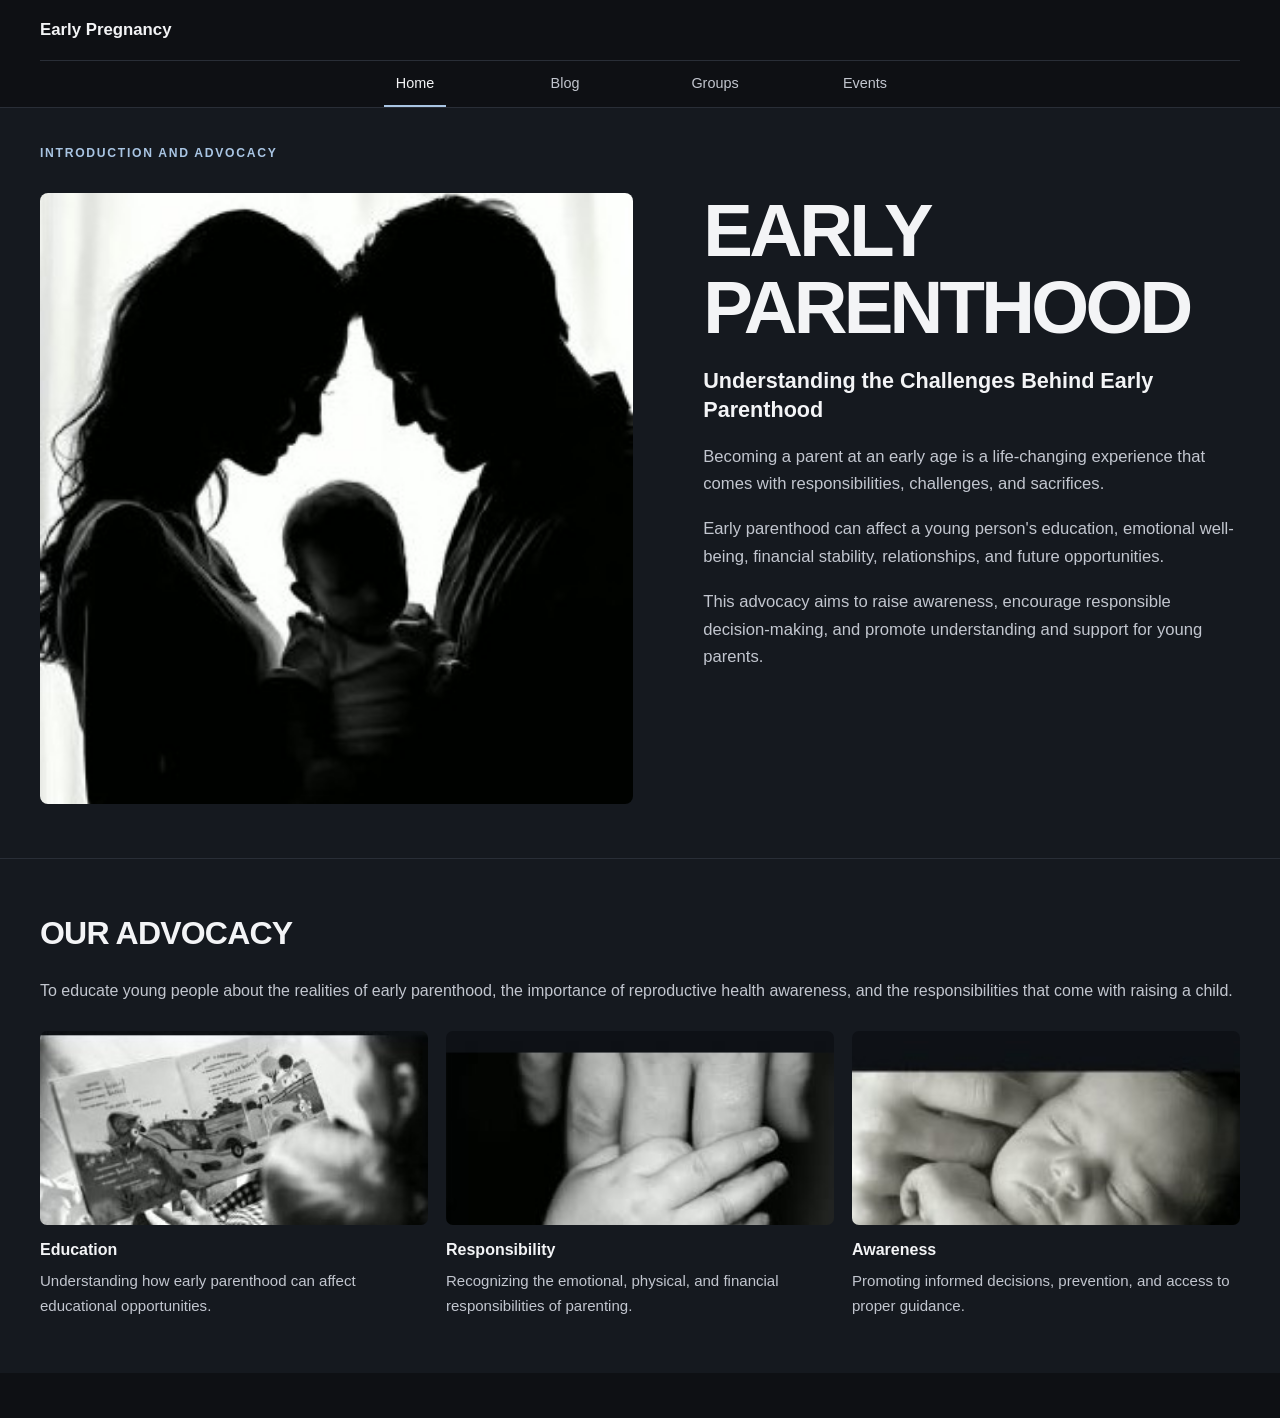
<file: index.html>
<!doctype html>
<html lang="en">
<head>
  <meta charset="utf-8">
  <meta name="viewport" content="width=device-width, initial-scale=1">
  <meta name="theme-color" content="#0c0e12">
  <meta name="description" content="Early parenthood awareness and advocacy.">
  <title>Early Pregnancy</title>
  <link rel="stylesheet" href="style.css">
</head>
<body>
  <header class="topbar">
    <div class="brand-row wrap">
      <a class="brand" href="index.html">Early Pregnancy</a>
    </div>
    <nav class="tabs wrap" aria-label="Main navigation">
      <a class="active" aria-current="page" href="index.html">Home</a>
      <a href="blog.html">Blog</a>
      <a href="groups.html">Groups</a>
      <a href="events.html">Events</a>
    </nav>
  </header>

  <main>
    <section class="hero" id="home">
      <div class="wrap hero-grid">
        <p class="eyebrow">Introduction and advocacy</p>
        <img class="hero-image" src="images/family.jpg" alt="Parents holding their young child together">
        <div class="hero-copy">
          <h1>EARLY PARENTHOOD</h1>
          <h2 class="hero-subtitle">Understanding the Challenges Behind Early Parenthood</h2>
          <p>Becoming a parent at an early age is a life-changing experience that comes with responsibilities, challenges, and sacrifices.</p>
          <p>Early parenthood can affect a young person's education, emotional well-being, financial stability, relationships, and future opportunities.</p>
          <p>This advocacy aims to raise awareness, encourage responsible decision-making, and promote understanding and support for young parents.</p>
        </div>
      </div>
    </section>

    <section class="intro" id="advocacy">
      <div class="wrap">
        <h2 class="section-title">OUR ADVOCACY</h2>
        <p>To educate young people about the realities of early parenthood, the importance of reproductive health awareness, and the responsibilities that come with raising a child.</p>
        <div class="topic-list">
          <article class="topic"><img src="images/book.jpg" alt="A parent sharing an illustrated book with a child" loading="lazy"><h3>Education</h3><p>Understanding how early parenthood can affect educational opportunities.</p></article>
          <article class="topic"><img src="images/responsibility.jpg" alt="A parent's hand gently holding a child's hand" loading="lazy"><h3>Responsibility</h3><p>Recognizing the emotional, physical, and financial responsibilities of parenting.</p></article>
          <article class="topic"><img src="images/awareness.jpg" alt="A sleeping newborn baby" loading="lazy"><h3>Awareness</h3><p>Promoting informed decisions, prevention, and access to proper guidance.</p></article>
        </div>
      </div>
    </section>

  </main>
</body>
</html>
</file>
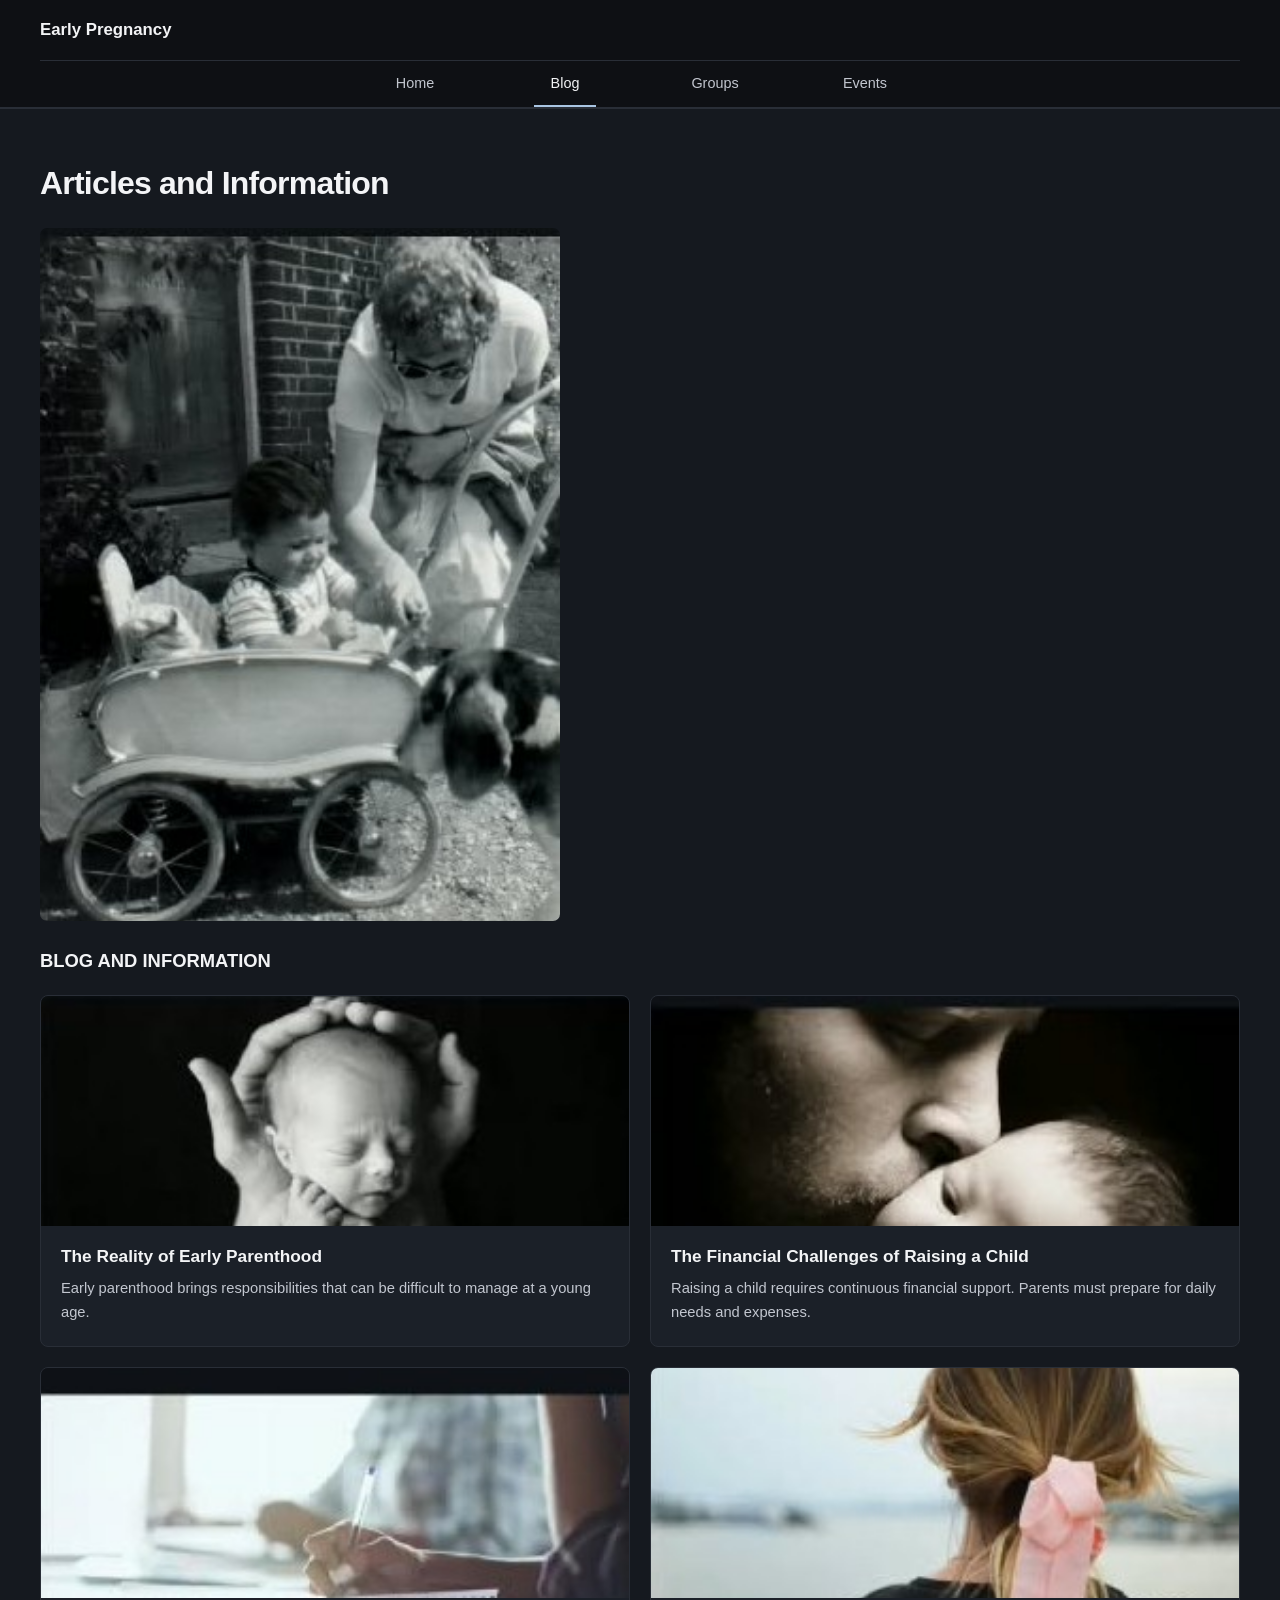
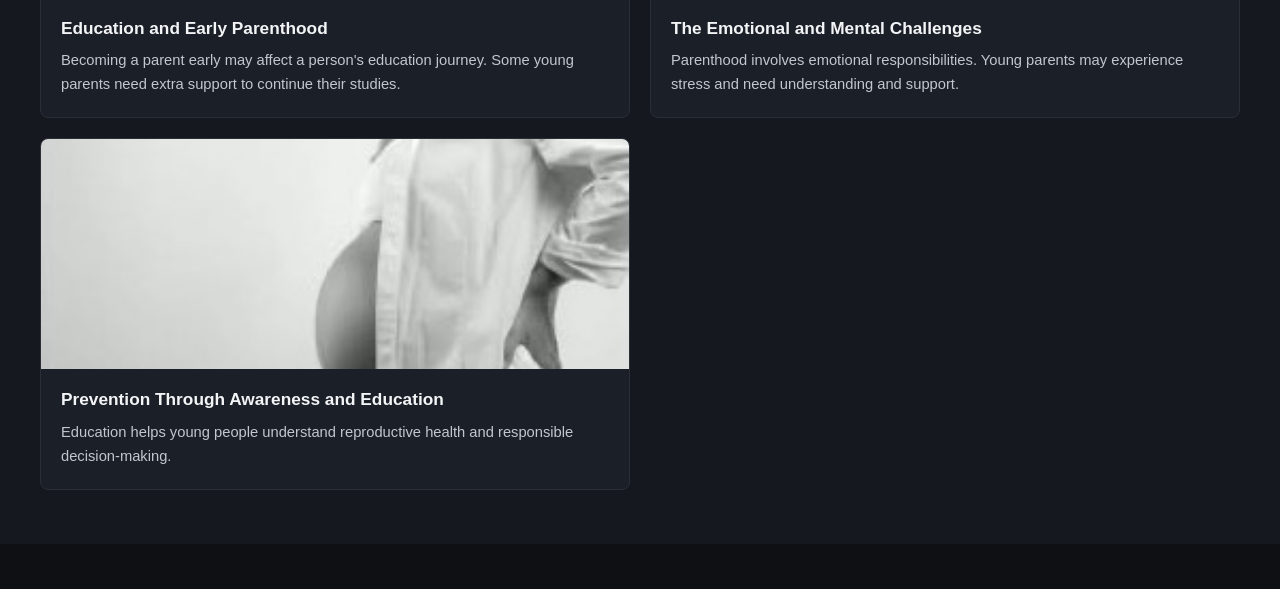
<file: blog.html>
<!doctype html>
<html lang="en">
<head>
  <meta charset="utf-8">
  <meta name="viewport" content="width=device-width, initial-scale=1">
  <meta name="theme-color" content="#0c0e12">
  <meta name="description" content="Early parenthood awareness and advocacy.">
  <title>Early Pregnancy</title>
  <link rel="stylesheet" href="style.css">
</head>
<body>
  <header class="topbar">
    <div class="brand-row wrap">
      <a class="brand" href="index.html">Early Pregnancy</a>
    </div>
    <nav class="tabs wrap" aria-label="Main navigation">
      <a href="index.html">Home</a>
      <a class="active" aria-current="page" href="blog.html">Blog</a>
      <a href="groups.html">Groups</a>
      <a href="events.html">Events</a>
    </nav>
  </header>

  <main>
    <section class="blog">
      <div class="wrap">
        <h1 class="section-title">Articles and Information</h1>
        <img class="blog-feature" src="images/blog-feature.jpg" alt="A parent caring for a child in a stroller">
        <h2 class="blog-subtitle">BLOG AND INFORMATION</h2>
        <div class="blog-grid">
          <article class="article">
            <img src="images/newborn.jpg" alt="Newborn resting in an adult's hands" loading="lazy">
            <div class="article-copy"><h3>The Reality of Early Parenthood</h3><p>Early parenthood brings responsibilities that can be difficult to manage at a young age.</p></div>
          </article>
          <article class="article">
            <img src="images/parenting.jpg" alt="A parent kissing their newborn baby" loading="lazy">
            <div class="article-copy"><h3>The Financial Challenges of Raising a Child</h3><p>Raising a child requires continuous financial support. Parents must prepare for daily needs and expenses.</p></div>
          </article>
          <article class="article">
            <img src="images/education.jpg" alt="A young person writing while studying" loading="lazy">
            <div class="article-copy"><h3>Education and Early Parenthood</h3><p>Becoming a parent early may affect a person's education journey. Some young parents need extra support to continue their studies.</p></div>
          </article>
          <article class="article">
            <img src="images/emotional.jpg" alt="A young woman looking out toward the water" loading="lazy">
            <div class="article-copy"><h3>The Emotional and Mental Challenges</h3><p>Parenthood involves emotional responsibilities. Young parents may experience stress and need understanding and support.</p></div>
          </article>
          <article class="article">
            <img src="images/prevention.jpg" alt="A close view of a pregnant person's belly" loading="lazy">
            <div class="article-copy"><h3>Prevention Through Awareness and Education</h3><p>Education helps young people understand reproductive health and responsible decision-making.</p></div>
          </article>
        </div>
      </div>
    </section>
  </main>
</body>
</html>
</file>
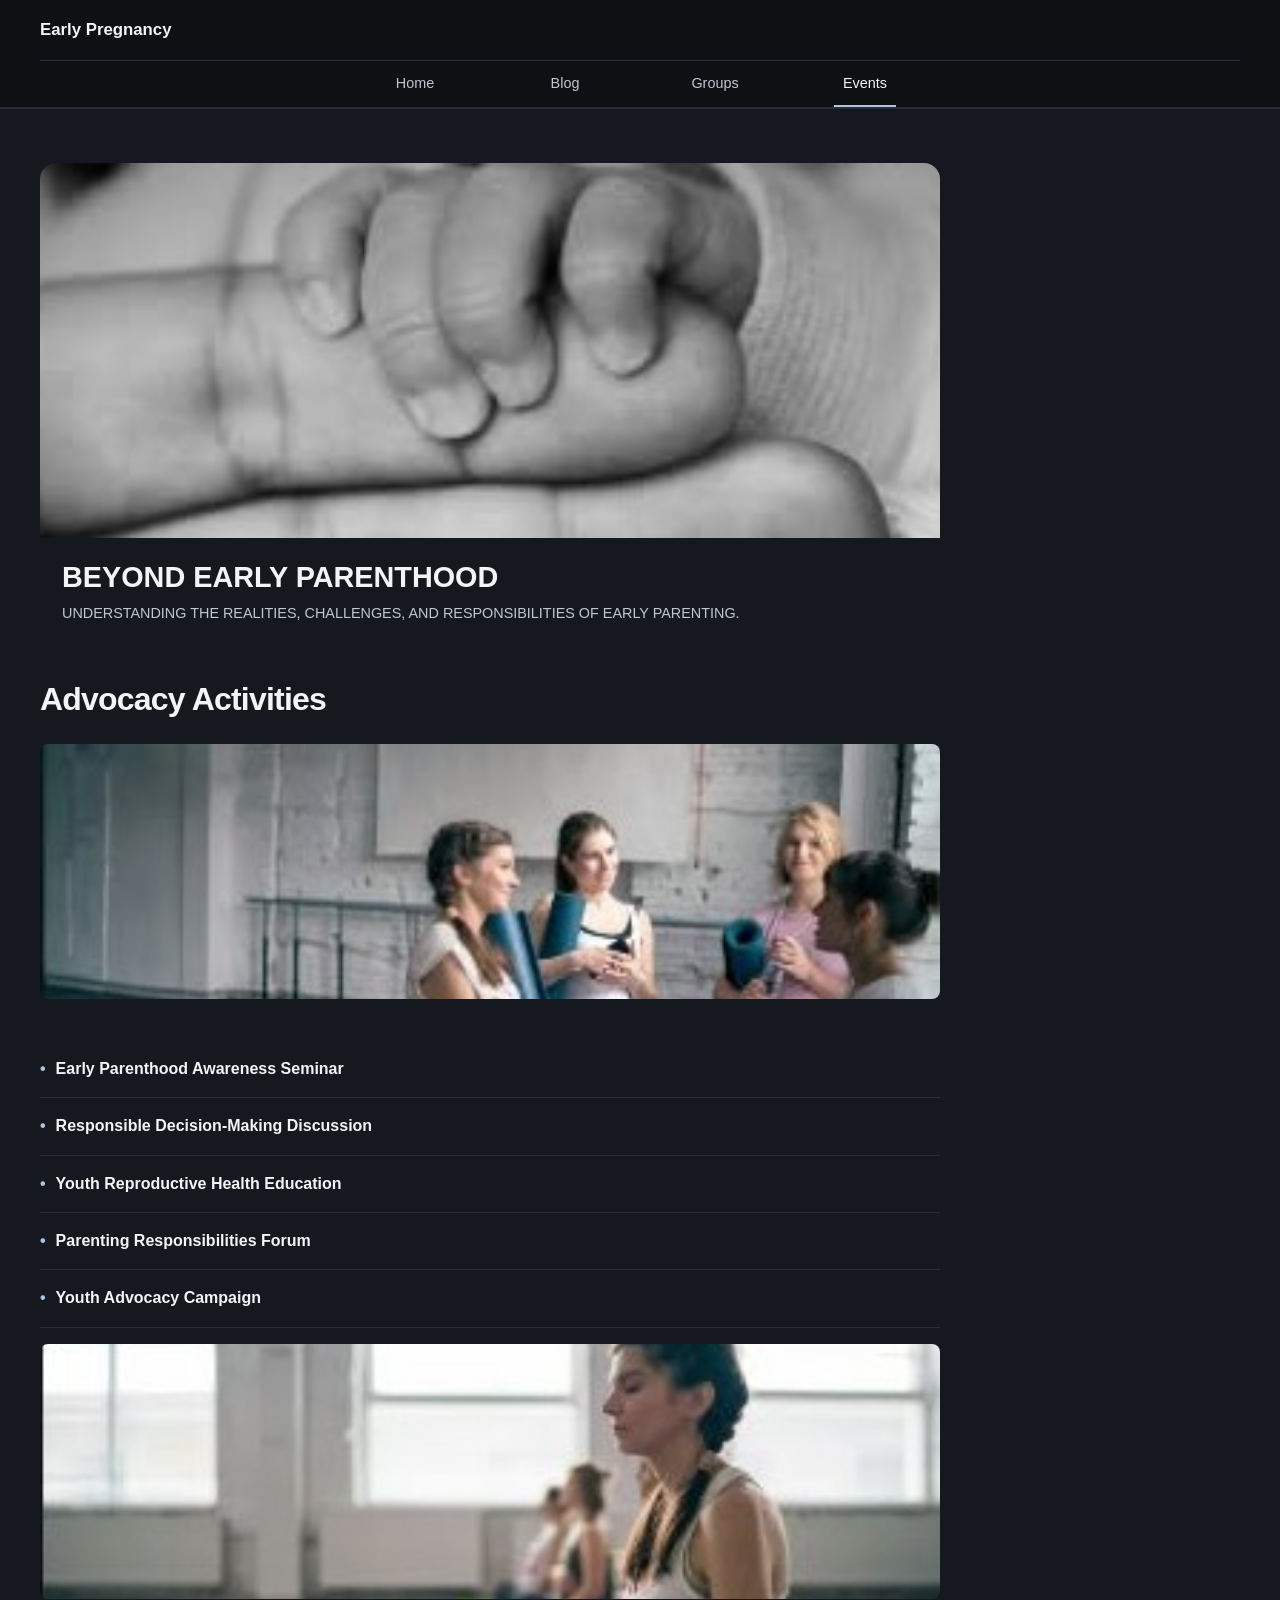
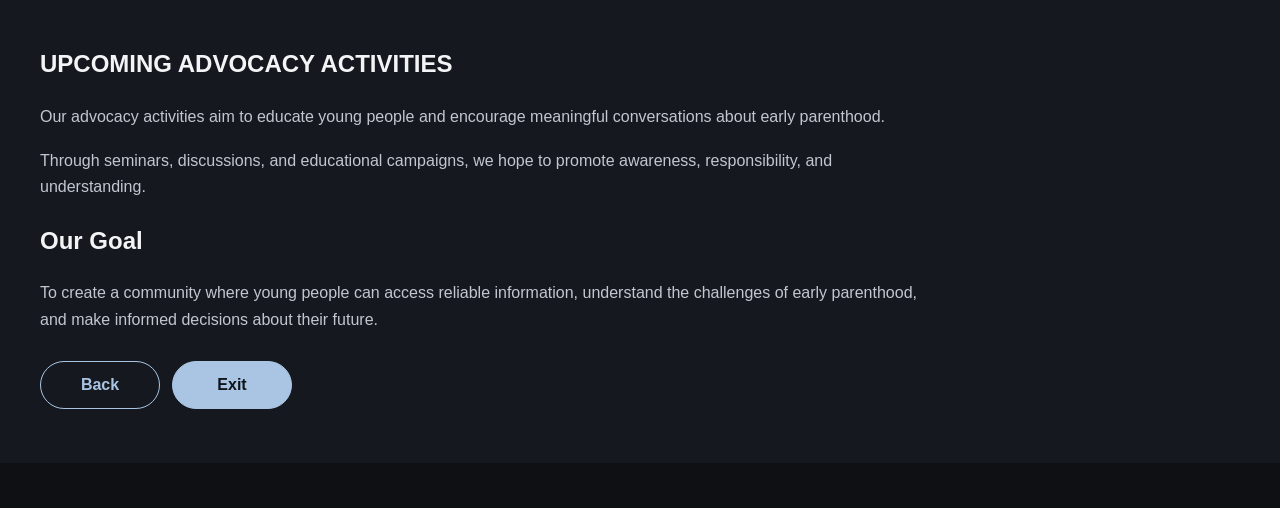
<file: events.html>
<!doctype html>
<html lang="en">
<head>
  <meta charset="utf-8">
  <meta name="viewport" content="width=device-width, initial-scale=1">
  <meta name="theme-color" content="#0c0e12">
  <meta name="description" content="Early parenthood awareness and advocacy.">
  <title>Early Pregnancy</title>
  <link rel="stylesheet" href="style.css">
</head>
<body>
  <header class="topbar">
    <div class="brand-row wrap">
      <a class="brand" href="index.html">Early Pregnancy</a>
    </div>
    <nav class="tabs wrap" aria-label="Main navigation">
      <a href="index.html">Home</a>
      <a href="blog.html">Blog</a>
      <a href="groups.html">Groups</a>
      <a class="active" aria-current="page" href="events.html">Events</a>
    </nav>
  </header>

  <main>
    <section class="events">
      <div class="wrap">
        <div class="event-banner">
          <img class="event-banner-image" src="images/event-banner.jpg" alt="An infant holding an adult's finger">
          <div class="event-banner-copy">
            <h1>BEYOND EARLY PARENTHOOD</h1>
            <p>UNDERSTANDING THE REALITIES, CHALLENGES, AND RESPONSIBILITIES OF EARLY PARENTING.</p>
          </div>
        </div>
        <h2 class="section-title">Advocacy Activities</h2>
        <div class="events-content">
          <img class="event-photo" src="images/community.jpg" alt="A group discussion about pregnancy and parenting" loading="lazy">
          <ul class="event-list">
            <li>Early Parenthood Awareness Seminar</li>
            <li>Responsible Decision-Making Discussion</li>
            <li>Youth Reproductive Health Education</li>
            <li>Parenting Responsibilities Forum</li>
            <li>Youth Advocacy Campaign</li>
          </ul>
          <img class="event-photo" src="images/young-parent.jpg" alt="A young parent participating in an awareness activity" loading="lazy">
          <h2>UPCOMING ADVOCACY ACTIVITIES</h2>
          <p>Our advocacy activities aim to educate young people and encourage meaningful conversations about early parenthood.</p>
          <p>Through seminars, discussions, and educational campaigns, we hope to promote awareness, responsibility, and understanding.</p>
          <h2>Our Goal</h2>
          <p>To create a community where young people can access reliable information, understand the challenges of early parenthood, and make informed decisions about their future.</p>
        </div>
        <div class="section-actions"><a class="button outline" href="groups.html">Back</a><a class="button" href="index.html">Exit</a></div>
      </div>
    </section>
  </main>
</body>
</html>
</file>
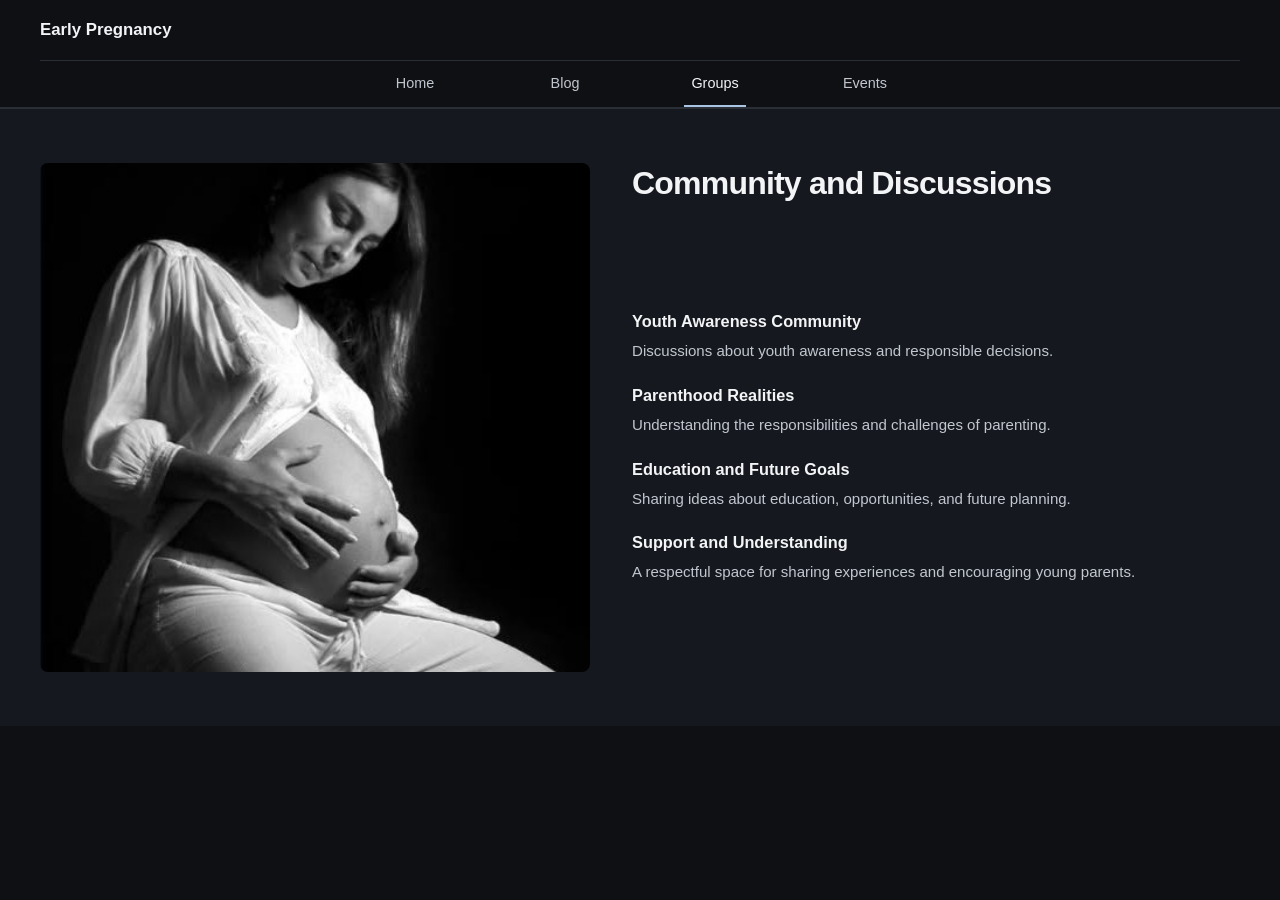
<file: groups.html>
<!doctype html>
<html lang="en">
<head>
  <meta charset="utf-8">
  <meta name="viewport" content="width=device-width, initial-scale=1">
  <meta name="theme-color" content="#0c0e12">
  <meta name="description" content="Early parenthood awareness and advocacy.">
  <title>Early Pregnancy</title>
  <link rel="stylesheet" href="style.css">
</head>
<body>
  <header class="topbar">
    <div class="brand-row wrap">
      <a class="brand" href="index.html">Early Pregnancy</a>
    </div>
    <nav class="tabs wrap" aria-label="Main navigation">
      <a href="index.html">Home</a>
      <a href="blog.html">Blog</a>
      <a class="active" aria-current="page" href="groups.html">Groups</a>
      <a href="events.html">Events</a>
    </nav>
  </header>

  <main>
    <section class="groups">
      <div class="wrap groups-grid">
        <h1 class="section-title">Community and Discussions</h1>
        <img class="groups-image" src="images/pregnancy.jpg" alt="Expectant parent reflecting during pregnancy">
        <div class="group-list">
          <article class="group-item"><h2>Youth Awareness Community</h2><p>Discussions about youth awareness and responsible decisions.</p></article>
          <article class="group-item"><h2>Parenthood Realities</h2><p>Understanding the responsibilities and challenges of parenting.</p></article>
          <article class="group-item"><h2>Education and Future Goals</h2><p>Sharing ideas about education, opportunities, and future planning.</p></article>
          <article class="group-item"><h2>Support and Understanding</h2><p>A respectful space for sharing experiences and encouraging young parents.</p></article>
        </div>
      </div>
    </section>
  </main>
</body>
</html>
</file>
<file: style.css>
:root {
  color-scheme: dark;
  --bg: #0e1014;
  --panel: #15191f;
  --panel-light: #1b2028;
  --text: #f3f4f6;
  --muted: #c2c6cf;
  --line: #292e37;
  --blue: #a9c5e3;
  --sans: "Segoe UI", Arial, sans-serif;
}

* { box-sizing: border-box; }
html { scroll-behavior: smooth; scroll-padding-top: 125px; }
body { margin: 0; background: var(--bg); color: var(--text); font: 16px/1.65 var(--sans); }
a { color: inherit; }
a:focus-visible { outline: 3px solid var(--blue); outline-offset: 4px; }
.wrap { width: min(1200px, calc(100% - 48px)); margin-inline: auto; }
.topbar { position: sticky; z-index: 5; top: 0; background: var(--bg); border-bottom: 1px solid var(--line); }
.brand-row { display: flex; min-height: 60px; align-items: center; justify-content: space-between; gap: 16px; }
.brand { display: inline-flex; align-items: center; gap: 11px; color: var(--text); font-size: 1.05rem; font-weight: 720; text-decoration: none; }
.tabs { display: flex; min-height: 47px; align-items: stretch; justify-content: center; gap: clamp(20px, 8vw, 88px); border-top: 1px solid var(--line); }
.tabs a { position: relative; display: grid; min-width: 62px; place-items: center; color: var(--muted); font-size: .9rem; text-decoration: none; }
.tabs a:hover, .tabs a:focus-visible { color: white; }
.tabs a::after { position: absolute; right: 0; bottom: 0; left: 0; height: 2px; background: var(--blue); content: ""; transform: scaleX(0); transition: transform .2s ease; }
.tabs a.active { color: var(--text); }
.tabs a.active::after { transform: scaleX(1); }

main { padding-bottom: 45px; }
section { padding: 54px 0; }
main > section { background: var(--panel); }
.section-title { margin: 0 0 25px; font-size: clamp(1.55rem, 3vw, 2rem); line-height: 1.25; letter-spacing: -.025em; }
.eyebrow { margin: 0 0 10px; color: var(--blue); font-size: .76rem; font-weight: 750; letter-spacing: .14em; text-transform: uppercase; }
p { margin: 0 0 18px; color: var(--muted); }
.hero { padding: 35px 0 54px; }
.hero-grid { display: grid; grid-template-columns: 1.05fr .95fr; grid-template-areas: "eyebrow eyebrow" "image copy"; align-items: start; gap: 20px clamp(28px, 6vw, 70px); }
.hero-grid > .eyebrow { grid-area: eyebrow; }
.hero-copy { grid-area: copy; }
.hero-image { width: 100%; aspect-ratio: 1 / 1.03; border-radius: 8px; object-fit: cover; }
.hero-grid > .hero-image { grid-area: image; }
.hero h1 { margin: 0 0 20px; font-size: clamp(2.4rem, 6vw, 4.65rem); line-height: 1.03; letter-spacing: -.05em; }
.hero h1 span { color: var(--blue); }
.hero-subtitle { margin: 0 0 18px; font-size: clamp(1.05rem, 2.5vw, 1.35rem); line-height: 1.35; }
.hero-copy > p:not(.eyebrow) { font-size: 1.04rem; }
.button { display: inline-flex; min-height: 46px; align-items: center; justify-content: center; padding: 10px 19px; border: 1px solid var(--blue); border-radius: 99px; background: var(--blue); color: #10151b; font-weight: 700; text-decoration: none; }
.button:hover { background: white; border-color: white; }
.button.outline { background: transparent; color: var(--blue); }
.button.outline:hover { background: var(--panel-light); }
.section-actions { display: flex; gap: 12px; margin-top: 28px; }
.section-actions .button { min-width: 120px; }

.intro { border-top: 1px solid var(--line); }
.topic-list { display: grid; grid-template-columns: repeat(3, 1fr); gap: 18px; margin-top: 27px; }
.topic { min-width: 0; }
.topic img { display: block; width: 100%; aspect-ratio: 2 / 1; margin-bottom: 12px; border-radius: 7px; object-fit: cover; }
.topic h3 { margin: 0 0 5px; font-size: 1rem; }
.topic p { margin: 0; font-size: .94rem; }

.blog { border-top: 1px solid var(--line); }
.blog-feature { display: block; width: min(100%, 520px); aspect-ratio: .75 / 1; margin-bottom: 25px; border-radius: 7px; object-fit: cover; }
.blog-subtitle { margin: 0 0 18px; font-size: 1.15rem; }
.blog-grid { display: grid; grid-template-columns: repeat(2, 1fr); gap: 20px; }
.article { overflow: hidden; border: 1px solid var(--line); border-radius: 8px; background: var(--panel-light); }
.article img { display: block; width: 100%; height: 230px; object-fit: cover; }
.article-copy { padding: 19px 20px 21px; }
.article h3 { margin: 0 0 8px; font-size: 1.08rem; line-height: 1.35; }
.article p { margin: 0; font-size: .92rem; }

.groups { border-top: 1px solid var(--line); }
.groups-grid { display: grid; grid-template-columns: .95fr 1.05fr; grid-template-areas: "image title" "image list"; gap: 18px 42px; align-items: start; }
.groups-grid > .section-title { grid-area: title; margin: 0; }
.groups-image { width: 100%; aspect-ratio: 1.08 / 1; border-radius: 8px; object-fit: cover; }
.groups-grid > .groups-image { grid-area: image; }
.group-list { grid-area: list; display: grid; gap: 18px; margin-top: 0; }
.group-item h2 { margin: 0 0 4px; font-size: 1.02rem; }
.group-item p { margin: 0; font-size: .94rem; }

.events { border-top: 1px solid var(--line); }
.event-banner { overflow: hidden; max-width: 900px; margin-bottom: 34px; border-radius: 16px; background: var(--panel); }
.event-banner-image { display: block; width: 100%; aspect-ratio: 2.4 / 1; object-fit: cover; }
.event-banner-copy { padding: 22px; }
.event-banner-copy h1 { margin: 0 0 8px; font-size: clamp(1.25rem, 3vw, 1.8rem); line-height: 1.2; }
.event-banner-copy p { margin: 0; font-size: .9rem; line-height: 1.45; }
.events-content { max-width: 900px; }
.event-photo { width: 100%; height: 255px; margin-bottom: 17px; border-radius: 8px; object-fit: cover; }
.event-list { display: grid; gap: 0; padding: 0; list-style: none; }
.event-list li { padding: 15px 0; border-bottom: 1px solid var(--line); color: var(--text); font-weight: 620; }
.event-list li::before { margin-right: 10px; color: var(--blue); content: "•"; }
@media (max-width: 700px) {
  .wrap { width: calc(100% - 36px); }
  .brand-row { min-height: 53px; }
  .tabs { justify-content: space-between; gap: 0; }
  .tabs a { min-width: 52px; font-size: .85rem; }
  section { padding: 39px 0; }
  .hero { padding: 23px 0 39px; }
  .hero-grid { grid-template-columns: 1fr; grid-template-areas: "eyebrow" "image" "copy"; gap: 18px; }
  .hero-image { aspect-ratio: .78 / 1; }
  .hero h1 { max-width: 470px; font-size: clamp(2.4rem, 11vw, 3.45rem); }
  .topic-list { grid-template-columns: 1fr; gap: 22px; }
  .groups-grid { grid-template-columns: 1fr; grid-template-areas: "title" "image" "list"; gap: 20px; }
  .blog-grid { grid-template-columns: 1fr; gap: 15px; }
  .article img { height: clamp(135px, 42vw, 165px); }
  .groups-image { aspect-ratio: .85 / 1; }
  .event-photo { height: clamp(190px, 60vw, 230px); }
}
@media (prefers-reduced-motion: reduce) {
  *, *::before, *::after { scroll-behavior: auto !important; }
}
</file>
